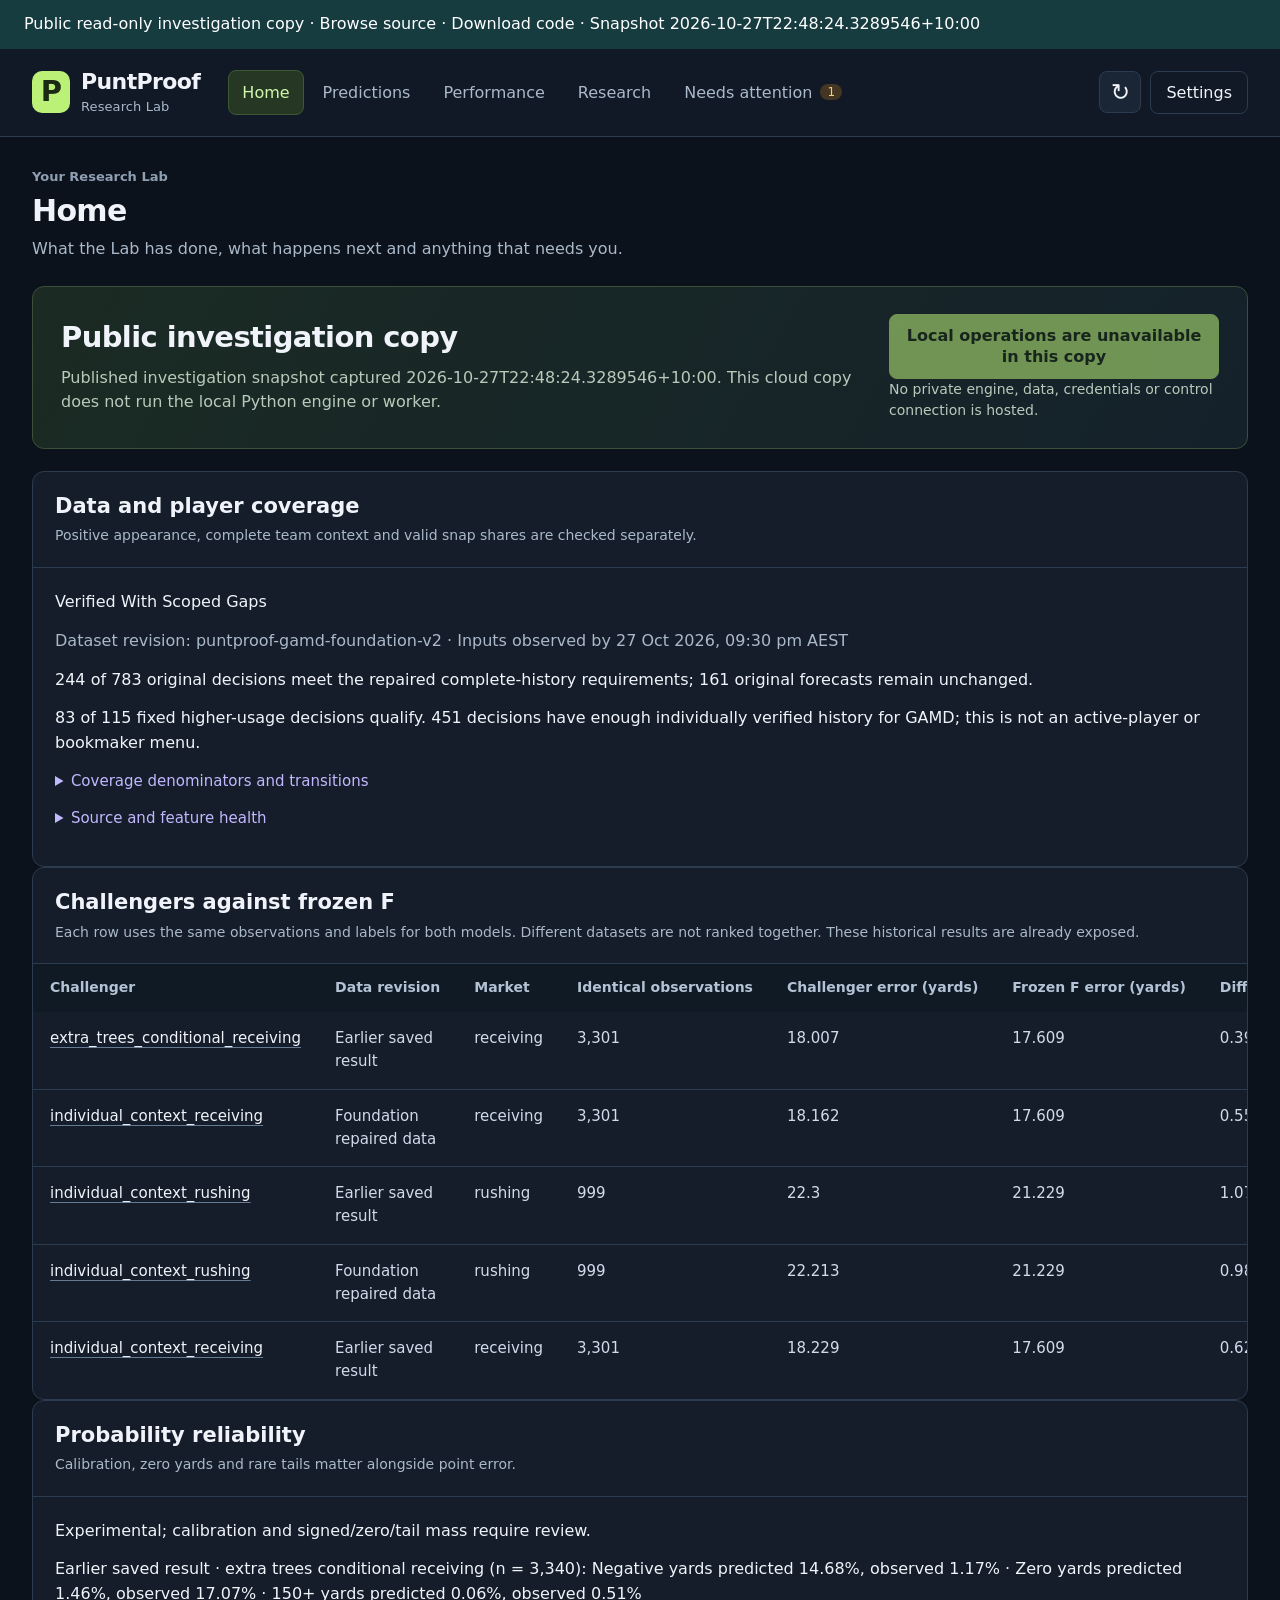
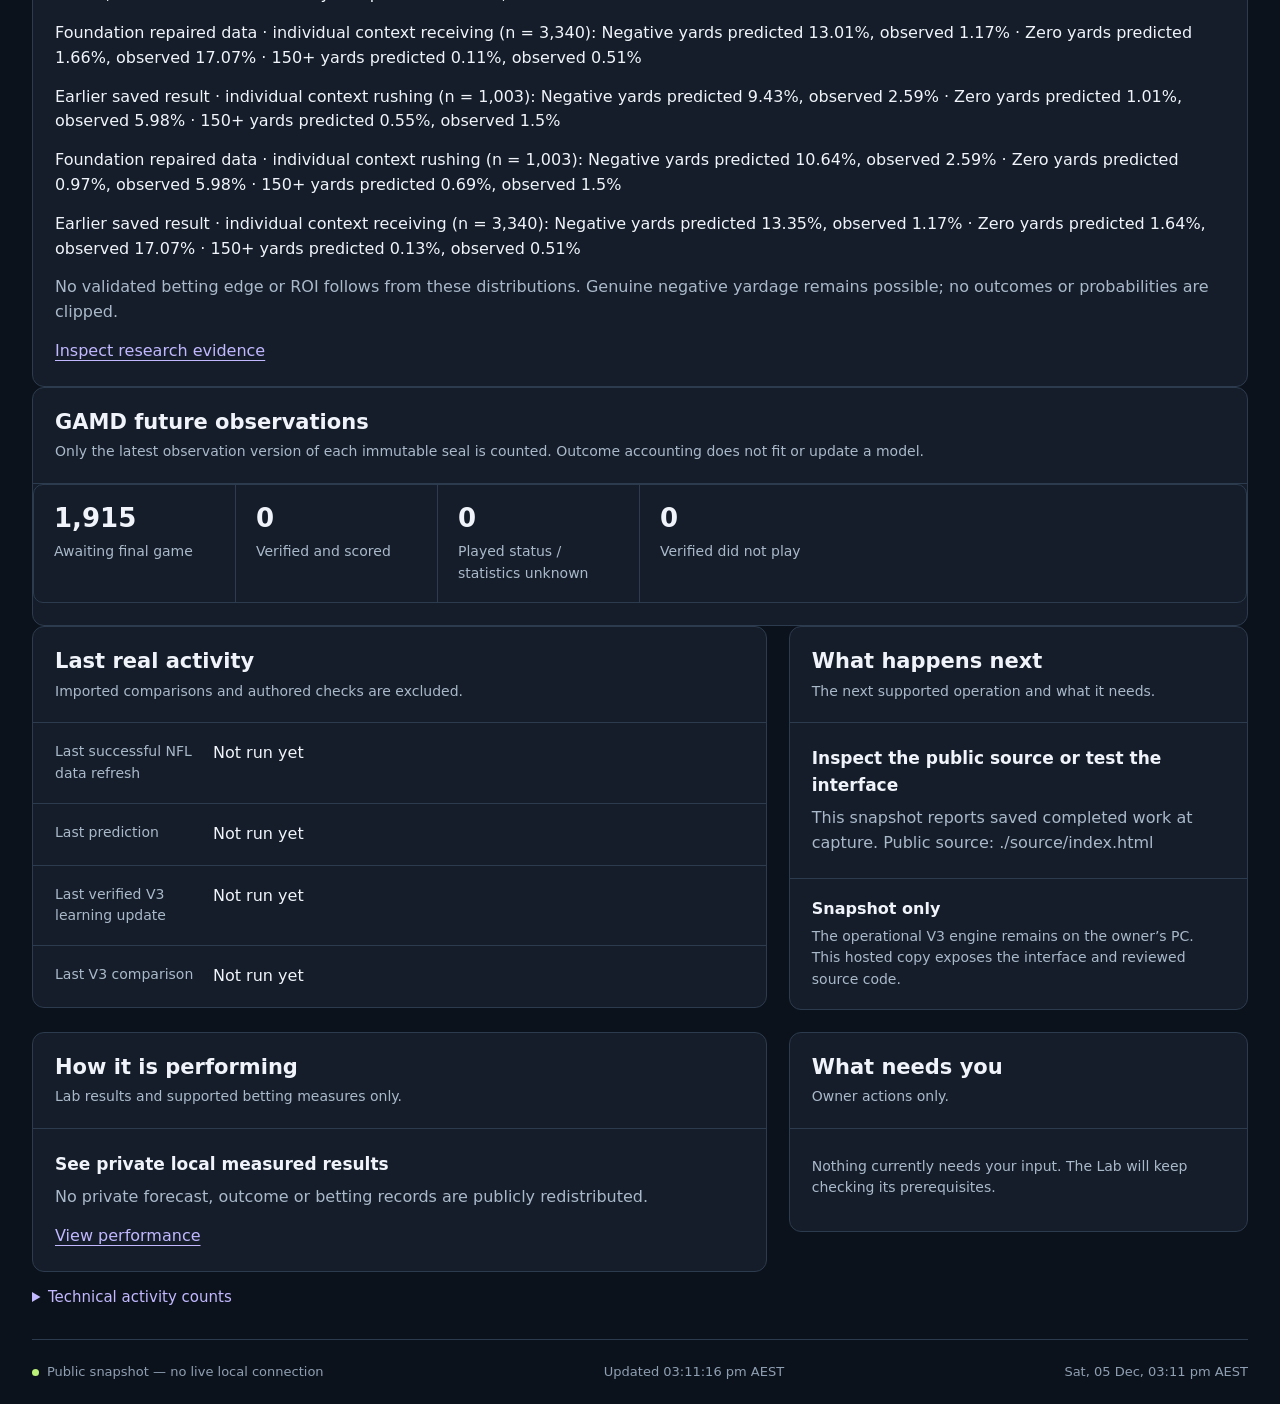
<file: docs/index.html>
<!doctype html>
<html lang="en">
<head>
  <meta charset="utf-8">
  <meta name="viewport" content="width=device-width, initial-scale=1">
  <meta name="color-scheme" content="dark">
  <title>PuntProof · Research Lab</title>
  <link rel="icon" href="data:,">
  <link rel="stylesheet" href="./style.css?v=47954e971cacfcf6">
  <script src="./app.js?v=80735ec0f063056d" defer></script>
</head>
<body><aside style="padding:12px 24px;background:#173c40;color:#fff">Public read-only investigation copy · <a href="./source/index.html" style="color:#fff">Browse source</a> · <a href="./source/research-lab-source.zip" style="color:#fff">Download code</a> · Snapshot 2026-10-27T22:48:24.3289546+10:00</aside>
  <a class="skip" href="#main">Skip to content</a>
  <header class="masthead">
    <a class="brand" href="#home" aria-label="PuntProof Research Lab home"><span class="brand-mark">P</span><span>PuntProof<small>Research Lab</small></span></a>
    <nav id="navigation" aria-label="Main navigation"></nav>
    <div class="header-tools"><button id="refresh" class="icon-button" aria-label="Refresh the current view" title="Refresh the current view">↻</button><button id="settings-link" class="secondary-button">Settings</button></div>
  </header>
  <div class="app-shell">
    <main id="main" tabindex="-1">
      <div class="page-heading"><div><div class="eyebrow" id="crumb">Your Research Lab</div><h1 id="page-title">Home</h1><p id="page-description">Checking your latest progress.</p></div><div id="page-actions" class="heading-actions"></div></div>
      <div id="notice" class="notice" role="status" hidden></div>
      <div id="status-banner" role="status"></div>
      <section id="content" aria-live="polite" aria-busy="true"><div class="loading-state"><span class="loading-indicator" aria-hidden="true"></span><h2>Loading your Research Lab</h2><p>Reading saved progress and the current worker state.</p></div></section>
      <footer><span id="connection">Connecting to the local service…</span><span id="last-refresh">Waiting for the first update</span><span id="clock"></span></footer>
    </main>
  </div>
  <dialog id="detail" aria-labelledby="detail-title"><div class="dialog-heading"><div><div class="eyebrow" id="detail-label">Details</div><h2 id="detail-title">Details</h2></div><button id="close-detail" class="icon-button" aria-label="Close details">×</button></div><div id="detail-body"></div><div id="detail-actions" class="dialog-actions"></div></dialog>
</body>
</html>
</file>
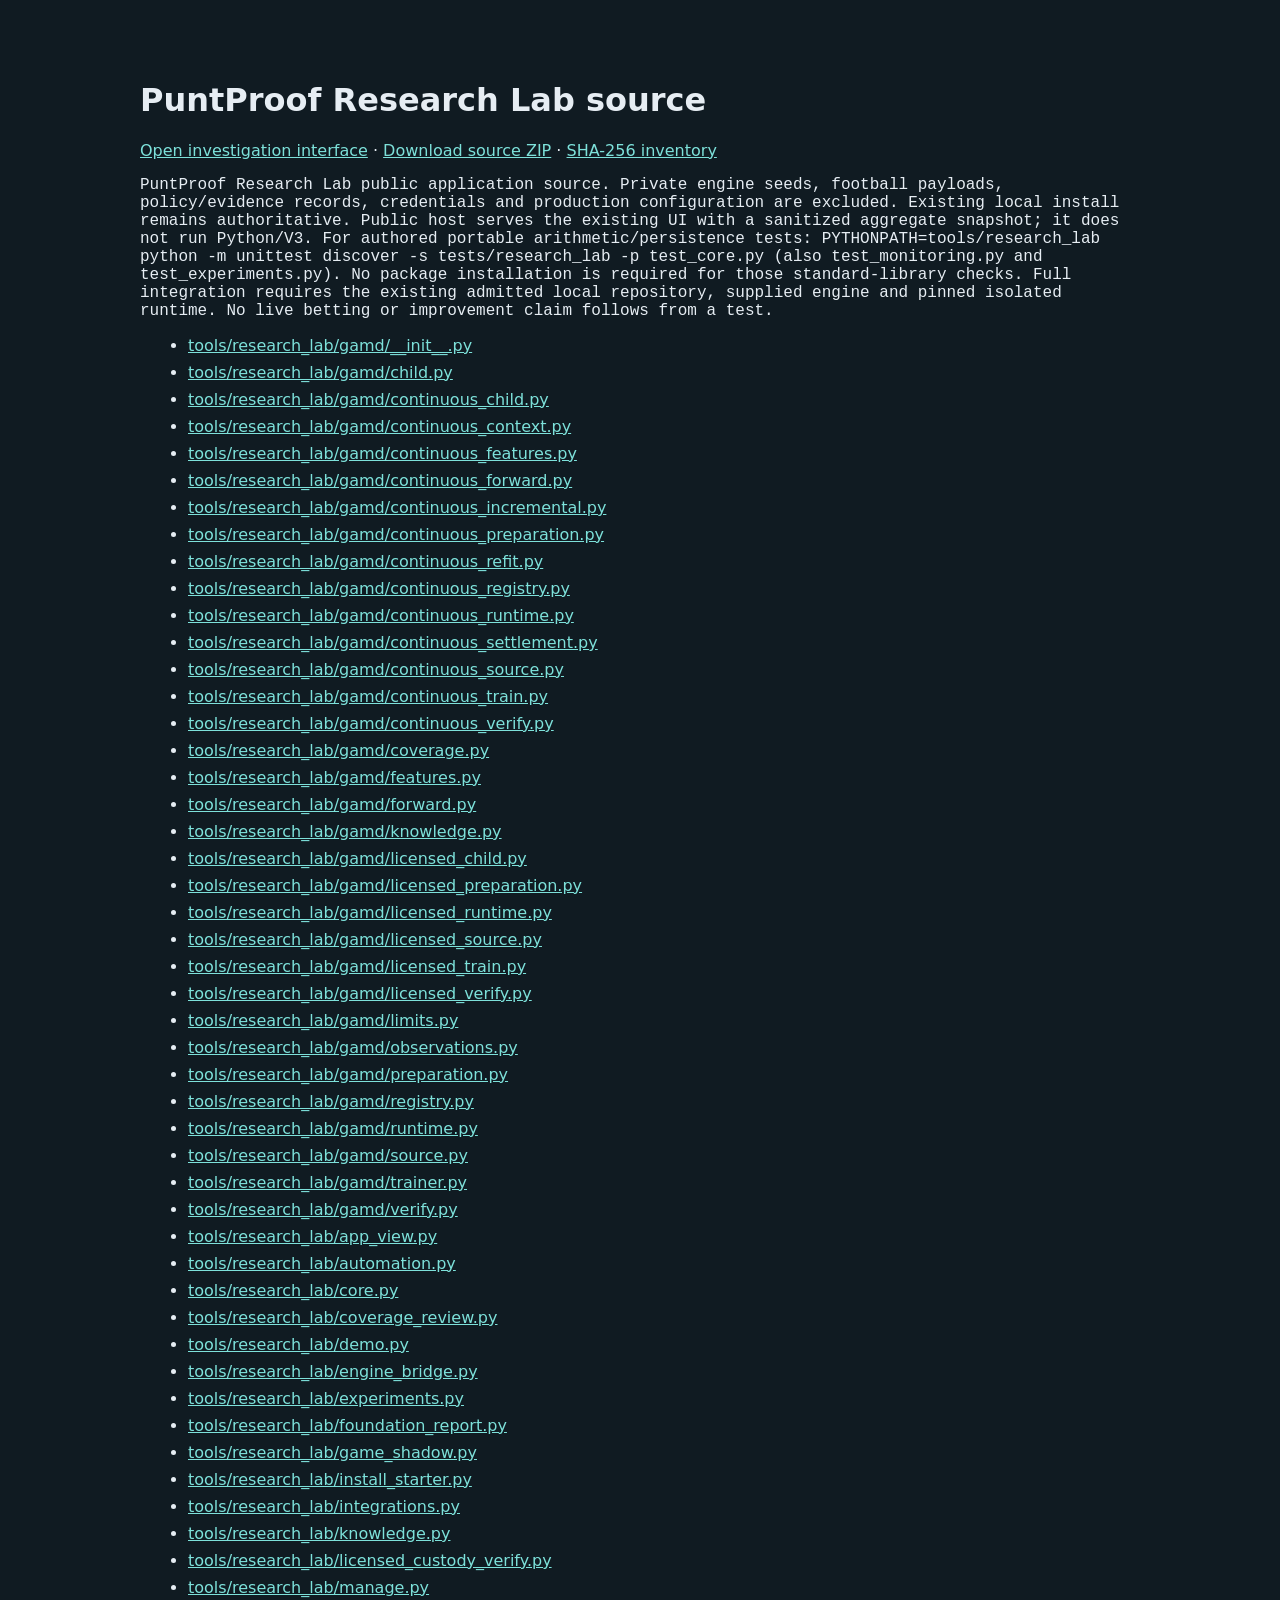
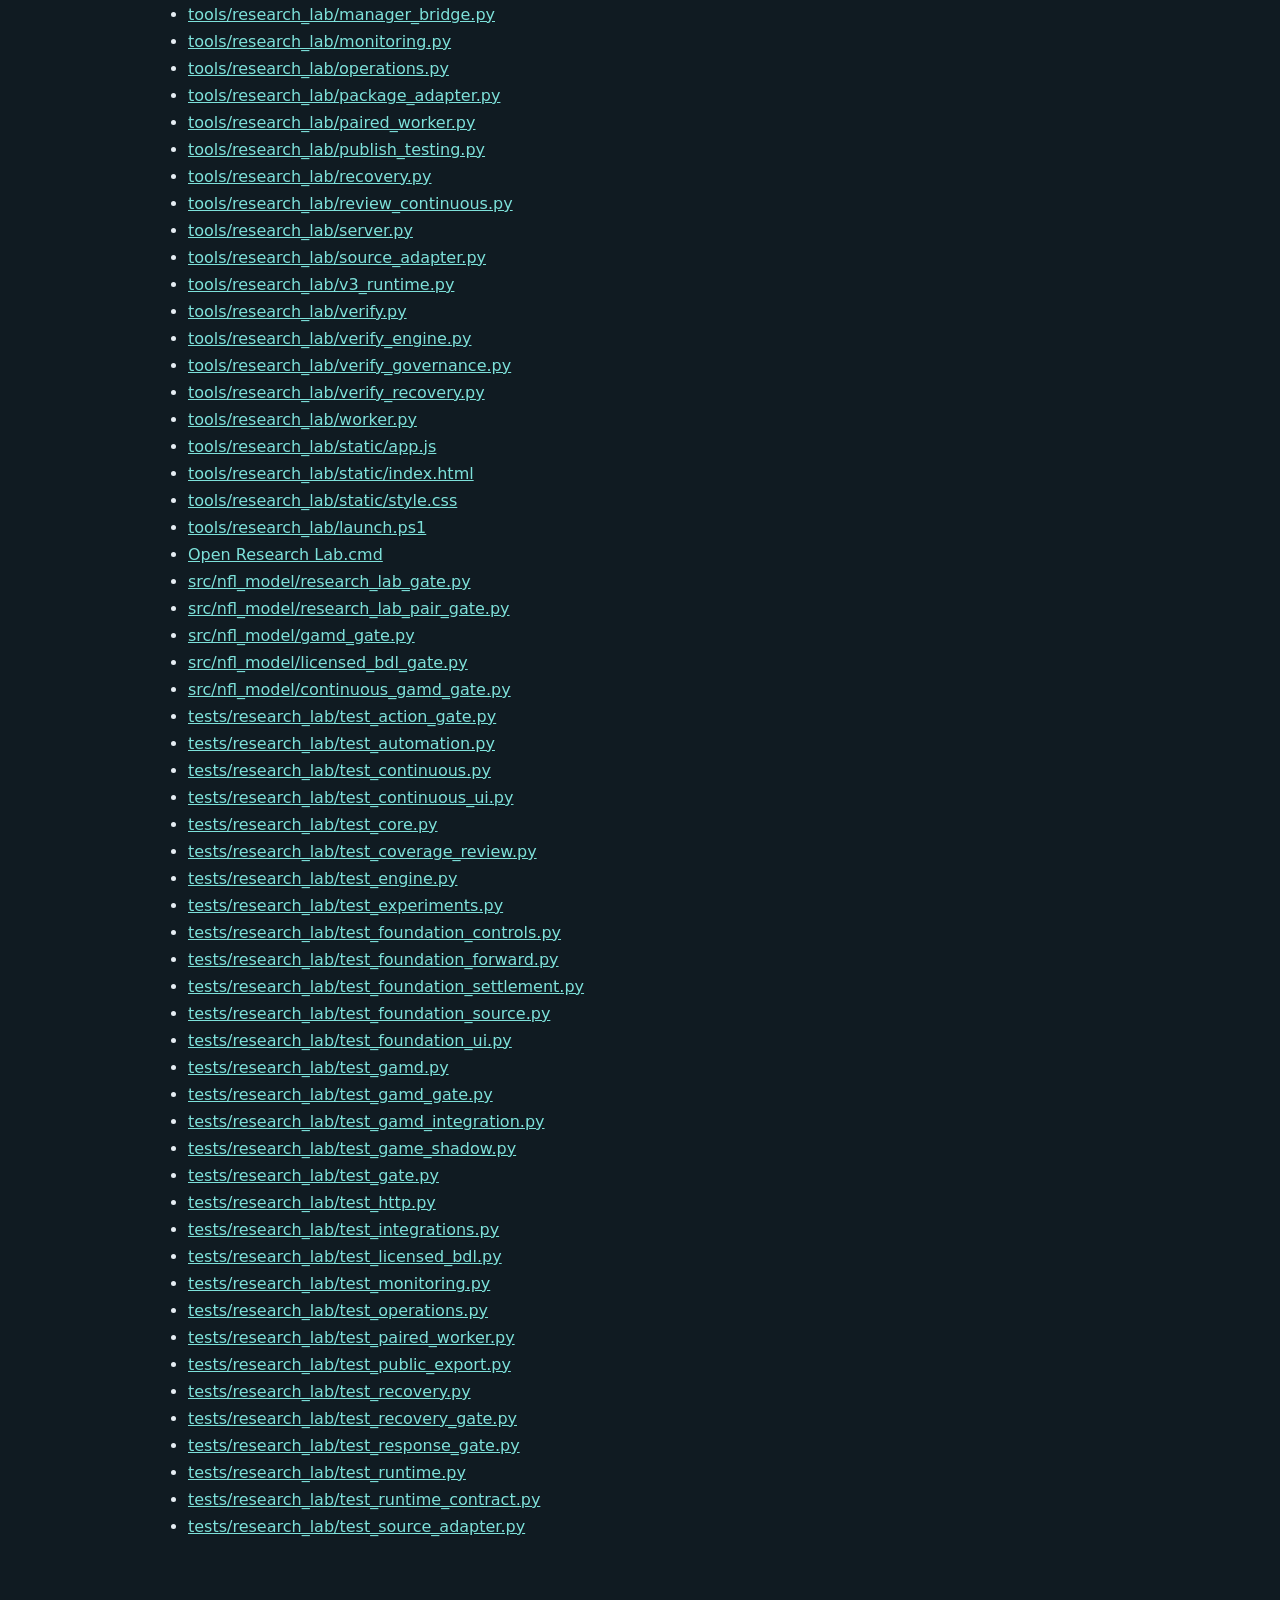
<file: docs/source/index.html>
<!doctype html><html lang="en"><meta charset="utf-8"><meta name="viewport" content="width=device-width"><title>Research Lab public source</title><style>body{font:16px system-ui;max-width:1000px;margin:40px auto;padding:20px;background:#101b22;color:#e6edf3}a{color:#7de1da}li{margin:8px}pre{white-space:pre-wrap}</style><h1>PuntProof Research Lab source</h1><p><a href="../">Open investigation interface</a> · <a href="research-lab-source.zip">Download source ZIP</a> · <a href="manifest.json">SHA-256 inventory</a></p><pre>PuntProof Research Lab public application source. Private engine seeds, football payloads, policy/evidence records, credentials and production configuration are excluded. Existing local install remains authoritative. Public host serves the existing UI with a sanitized aggregate snapshot; it does not run Python/V3. For authored portable arithmetic/persistence tests: PYTHONPATH=tools/research_lab python -m unittest discover -s tests/research_lab -p test_core.py (also test_monitoring.py and test_experiments.py). No package installation is required for those standard-library checks. Full integration requires the existing admitted local repository, supplied engine and pinned isolated runtime. No live betting or improvement claim follows from a test.
</pre><ul><li><a href="tools/research_lab/gamd/__init__.py.txt">tools/research_lab/gamd/__init__.py</a></li><li><a href="tools/research_lab/gamd/child.py.txt">tools/research_lab/gamd/child.py</a></li><li><a href="tools/research_lab/gamd/continuous_child.py.txt">tools/research_lab/gamd/continuous_child.py</a></li><li><a href="tools/research_lab/gamd/continuous_context.py.txt">tools/research_lab/gamd/continuous_context.py</a></li><li><a href="tools/research_lab/gamd/continuous_features.py.txt">tools/research_lab/gamd/continuous_features.py</a></li><li><a href="tools/research_lab/gamd/continuous_forward.py.txt">tools/research_lab/gamd/continuous_forward.py</a></li><li><a href="tools/research_lab/gamd/continuous_incremental.py.txt">tools/research_lab/gamd/continuous_incremental.py</a></li><li><a href="tools/research_lab/gamd/continuous_preparation.py.txt">tools/research_lab/gamd/continuous_preparation.py</a></li><li><a href="tools/research_lab/gamd/continuous_refit.py.txt">tools/research_lab/gamd/continuous_refit.py</a></li><li><a href="tools/research_lab/gamd/continuous_registry.py.txt">tools/research_lab/gamd/continuous_registry.py</a></li><li><a href="tools/research_lab/gamd/continuous_runtime.py.txt">tools/research_lab/gamd/continuous_runtime.py</a></li><li><a href="tools/research_lab/gamd/continuous_settlement.py.txt">tools/research_lab/gamd/continuous_settlement.py</a></li><li><a href="tools/research_lab/gamd/continuous_source.py.txt">tools/research_lab/gamd/continuous_source.py</a></li><li><a href="tools/research_lab/gamd/continuous_train.py.txt">tools/research_lab/gamd/continuous_train.py</a></li><li><a href="tools/research_lab/gamd/continuous_verify.py.txt">tools/research_lab/gamd/continuous_verify.py</a></li><li><a href="tools/research_lab/gamd/coverage.py.txt">tools/research_lab/gamd/coverage.py</a></li><li><a href="tools/research_lab/gamd/features.py.txt">tools/research_lab/gamd/features.py</a></li><li><a href="tools/research_lab/gamd/forward.py.txt">tools/research_lab/gamd/forward.py</a></li><li><a href="tools/research_lab/gamd/knowledge.py.txt">tools/research_lab/gamd/knowledge.py</a></li><li><a href="tools/research_lab/gamd/licensed_child.py.txt">tools/research_lab/gamd/licensed_child.py</a></li><li><a href="tools/research_lab/gamd/licensed_preparation.py.txt">tools/research_lab/gamd/licensed_preparation.py</a></li><li><a href="tools/research_lab/gamd/licensed_runtime.py.txt">tools/research_lab/gamd/licensed_runtime.py</a></li><li><a href="tools/research_lab/gamd/licensed_source.py.txt">tools/research_lab/gamd/licensed_source.py</a></li><li><a href="tools/research_lab/gamd/licensed_train.py.txt">tools/research_lab/gamd/licensed_train.py</a></li><li><a href="tools/research_lab/gamd/licensed_verify.py.txt">tools/research_lab/gamd/licensed_verify.py</a></li><li><a href="tools/research_lab/gamd/limits.py.txt">tools/research_lab/gamd/limits.py</a></li><li><a href="tools/research_lab/gamd/observations.py.txt">tools/research_lab/gamd/observations.py</a></li><li><a href="tools/research_lab/gamd/preparation.py.txt">tools/research_lab/gamd/preparation.py</a></li><li><a href="tools/research_lab/gamd/registry.py.txt">tools/research_lab/gamd/registry.py</a></li><li><a href="tools/research_lab/gamd/runtime.py.txt">tools/research_lab/gamd/runtime.py</a></li><li><a href="tools/research_lab/gamd/source.py.txt">tools/research_lab/gamd/source.py</a></li><li><a href="tools/research_lab/gamd/trainer.py.txt">tools/research_lab/gamd/trainer.py</a></li><li><a href="tools/research_lab/gamd/verify.py.txt">tools/research_lab/gamd/verify.py</a></li><li><a href="tools/research_lab/app_view.py.txt">tools/research_lab/app_view.py</a></li><li><a href="tools/research_lab/automation.py.txt">tools/research_lab/automation.py</a></li><li><a href="tools/research_lab/core.py.txt">tools/research_lab/core.py</a></li><li><a href="tools/research_lab/coverage_review.py.txt">tools/research_lab/coverage_review.py</a></li><li><a href="tools/research_lab/demo.py.txt">tools/research_lab/demo.py</a></li><li><a href="tools/research_lab/engine_bridge.py.txt">tools/research_lab/engine_bridge.py</a></li><li><a href="tools/research_lab/experiments.py.txt">tools/research_lab/experiments.py</a></li><li><a href="tools/research_lab/foundation_report.py.txt">tools/research_lab/foundation_report.py</a></li><li><a href="tools/research_lab/game_shadow.py.txt">tools/research_lab/game_shadow.py</a></li><li><a href="tools/research_lab/install_starter.py.txt">tools/research_lab/install_starter.py</a></li><li><a href="tools/research_lab/integrations.py.txt">tools/research_lab/integrations.py</a></li><li><a href="tools/research_lab/knowledge.py.txt">tools/research_lab/knowledge.py</a></li><li><a href="tools/research_lab/licensed_custody_verify.py.txt">tools/research_lab/licensed_custody_verify.py</a></li><li><a href="tools/research_lab/manage.py.txt">tools/research_lab/manage.py</a></li><li><a href="tools/research_lab/manager_bridge.py.txt">tools/research_lab/manager_bridge.py</a></li><li><a href="tools/research_lab/monitoring.py.txt">tools/research_lab/monitoring.py</a></li><li><a href="tools/research_lab/operations.py.txt">tools/research_lab/operations.py</a></li><li><a href="tools/research_lab/package_adapter.py.txt">tools/research_lab/package_adapter.py</a></li><li><a href="tools/research_lab/paired_worker.py.txt">tools/research_lab/paired_worker.py</a></li><li><a href="tools/research_lab/publish_testing.py.txt">tools/research_lab/publish_testing.py</a></li><li><a href="tools/research_lab/recovery.py.txt">tools/research_lab/recovery.py</a></li><li><a href="tools/research_lab/review_continuous.py.txt">tools/research_lab/review_continuous.py</a></li><li><a href="tools/research_lab/server.py.txt">tools/research_lab/server.py</a></li><li><a href="tools/research_lab/source_adapter.py.txt">tools/research_lab/source_adapter.py</a></li><li><a href="tools/research_lab/v3_runtime.py.txt">tools/research_lab/v3_runtime.py</a></li><li><a href="tools/research_lab/verify.py.txt">tools/research_lab/verify.py</a></li><li><a href="tools/research_lab/verify_engine.py.txt">tools/research_lab/verify_engine.py</a></li><li><a href="tools/research_lab/verify_governance.py.txt">tools/research_lab/verify_governance.py</a></li><li><a href="tools/research_lab/verify_recovery.py.txt">tools/research_lab/verify_recovery.py</a></li><li><a href="tools/research_lab/worker.py.txt">tools/research_lab/worker.py</a></li><li><a href="tools/research_lab/static/app.js.txt">tools/research_lab/static/app.js</a></li><li><a href="tools/research_lab/static/index.html.txt">tools/research_lab/static/index.html</a></li><li><a href="tools/research_lab/static/style.css.txt">tools/research_lab/static/style.css</a></li><li><a href="tools/research_lab/launch.ps1.txt">tools/research_lab/launch.ps1</a></li><li><a href="Open Research Lab.cmd.txt">Open Research Lab.cmd</a></li><li><a href="src/nfl_model/research_lab_gate.py.txt">src/nfl_model/research_lab_gate.py</a></li><li><a href="src/nfl_model/research_lab_pair_gate.py.txt">src/nfl_model/research_lab_pair_gate.py</a></li><li><a href="src/nfl_model/gamd_gate.py.txt">src/nfl_model/gamd_gate.py</a></li><li><a href="src/nfl_model/licensed_bdl_gate.py.txt">src/nfl_model/licensed_bdl_gate.py</a></li><li><a href="src/nfl_model/continuous_gamd_gate.py.txt">src/nfl_model/continuous_gamd_gate.py</a></li><li><a href="tests/research_lab/test_action_gate.py.txt">tests/research_lab/test_action_gate.py</a></li><li><a href="tests/research_lab/test_automation.py.txt">tests/research_lab/test_automation.py</a></li><li><a href="tests/research_lab/test_continuous.py.txt">tests/research_lab/test_continuous.py</a></li><li><a href="tests/research_lab/test_continuous_ui.py.txt">tests/research_lab/test_continuous_ui.py</a></li><li><a href="tests/research_lab/test_core.py.txt">tests/research_lab/test_core.py</a></li><li><a href="tests/research_lab/test_coverage_review.py.txt">tests/research_lab/test_coverage_review.py</a></li><li><a href="tests/research_lab/test_engine.py.txt">tests/research_lab/test_engine.py</a></li><li><a href="tests/research_lab/test_experiments.py.txt">tests/research_lab/test_experiments.py</a></li><li><a href="tests/research_lab/test_foundation_controls.py.txt">tests/research_lab/test_foundation_controls.py</a></li><li><a href="tests/research_lab/test_foundation_forward.py.txt">tests/research_lab/test_foundation_forward.py</a></li><li><a href="tests/research_lab/test_foundation_settlement.py.txt">tests/research_lab/test_foundation_settlement.py</a></li><li><a href="tests/research_lab/test_foundation_source.py.txt">tests/research_lab/test_foundation_source.py</a></li><li><a href="tests/research_lab/test_foundation_ui.py.txt">tests/research_lab/test_foundation_ui.py</a></li><li><a href="tests/research_lab/test_gamd.py.txt">tests/research_lab/test_gamd.py</a></li><li><a href="tests/research_lab/test_gamd_gate.py.txt">tests/research_lab/test_gamd_gate.py</a></li><li><a href="tests/research_lab/test_gamd_integration.py.txt">tests/research_lab/test_gamd_integration.py</a></li><li><a href="tests/research_lab/test_game_shadow.py.txt">tests/research_lab/test_game_shadow.py</a></li><li><a href="tests/research_lab/test_gate.py.txt">tests/research_lab/test_gate.py</a></li><li><a href="tests/research_lab/test_http.py.txt">tests/research_lab/test_http.py</a></li><li><a href="tests/research_lab/test_integrations.py.txt">tests/research_lab/test_integrations.py</a></li><li><a href="tests/research_lab/test_licensed_bdl.py.txt">tests/research_lab/test_licensed_bdl.py</a></li><li><a href="tests/research_lab/test_monitoring.py.txt">tests/research_lab/test_monitoring.py</a></li><li><a href="tests/research_lab/test_operations.py.txt">tests/research_lab/test_operations.py</a></li><li><a href="tests/research_lab/test_paired_worker.py.txt">tests/research_lab/test_paired_worker.py</a></li><li><a href="tests/research_lab/test_public_export.py.txt">tests/research_lab/test_public_export.py</a></li><li><a href="tests/research_lab/test_recovery.py.txt">tests/research_lab/test_recovery.py</a></li><li><a href="tests/research_lab/test_recovery_gate.py.txt">tests/research_lab/test_recovery_gate.py</a></li><li><a href="tests/research_lab/test_response_gate.py.txt">tests/research_lab/test_response_gate.py</a></li><li><a href="tests/research_lab/test_runtime.py.txt">tests/research_lab/test_runtime.py</a></li><li><a href="tests/research_lab/test_runtime_contract.py.txt">tests/research_lab/test_runtime_contract.py</a></li><li><a href="tests/research_lab/test_source_adapter.py.txt">tests/research_lab/test_source_adapter.py</a></li></ul></html>
</file>
<file: docs/style.css>
/* Owner-facing Research Lab; no external fonts or assets. */
:root{--bg:#0c121b;--panel:#141d29;--panel2:#1a2635;--border:#2c3b4e;--text:#f0f4fa;--muted:#aab9ca;--faint:#8f9fb3;--green:#bcf178;--greenbg:#263925;--purple:#c1b8ff;--amber:#f3cd83;--red:#ffb0b5;--radius:12px;font-family:Inter,"Segoe UI",system-ui,sans-serif;font-synthesis:none;color-scheme:dark}
*{box-sizing:border-box}[hidden]{display:none!important}body{margin:0;background:var(--bg);color:var(--text);font-size:16px;line-height:1.55}button,input,select,textarea{font:inherit}button,a,input,select,textarea,summary{outline-offset:4px}button{cursor:pointer;border:1px solid var(--border);border-radius:8px;background:var(--panel2);color:var(--text);padding:10px 15px;line-height:1.35;transition:background .12s,border-color .12s}button:hover{background:#29394c;border-color:#64778f}button:disabled{opacity:.55;cursor:not-allowed}button.primary{background:var(--green);border-color:var(--green);color:#192712;font-weight:650}button.primary:hover{background:#d0f7a1}button.ghost,.secondary-button{background:transparent}button.danger{border-color:#7b4a52;color:var(--red)}button.small{font-size:14px;padding:7px 11px}a{color:var(--purple);text-decoration:none}a:hover{text-decoration:underline}.icon-button{width:42px;height:42px;padding:0;display:grid;place-items:center;font-size:23px}.skip{position:fixed;top:-80px;left:16px;z-index:40;background:var(--green);color:#111;padding:12px}.skip:focus{top:10px}
.masthead{display:flex;align-items:center;gap:28px;min-height:88px;padding:16px 32px;border-bottom:1px solid var(--border);background:#101925}.brand{display:flex;align-items:center;gap:11px;color:var(--text);font-size:22px;font-weight:750;line-height:1.1;flex-shrink:0;letter-spacing:-.6px}.brand:hover{text-decoration:none}.brand small{display:block;font-weight:450;font-size:13px;letter-spacing:.1px;color:var(--muted);margin-top:6px}.brand-mark{width:38px;height:42px;border-radius:10px;background:var(--green);color:#1b2a14;display:grid;place-items:center;font-size:29px;font-style:italic}#navigation{display:flex;align-items:center;gap:5px;flex:1}.nav-link{display:flex;align-items:center;gap:8px;background:transparent;border-color:transparent;white-space:nowrap;padding:11px 13px;font-size:16px;color:var(--muted)}.nav-link.active{background:#263824;color:#d3f6ae;border-color:#3d5835}.nav-count{background:#443622;color:var(--amber);padding:0 7px;border-radius:20px;font-size:12px}.header-tools{display:flex;gap:9px;align-items:center;margin-left:auto}.app-shell{width:100%;min-width:0}main{padding:30px 32px 0;width:100%;max-width:none;margin:0}.page-heading{display:flex;align-items:center;justify-content:space-between;gap:24px;margin-bottom:24px}.eyebrow{font-size:13px;font-weight:600;color:var(--faint);margin-bottom:6px}h1{font-size:30px;line-height:1.2;letter-spacing:-.7px;margin:0 0 8px;font-weight:650}h2{font-size:21px;line-height:1.35;margin:0;font-weight:600}h3{font-size:17px;margin:0 0 8px;font-weight:600}p{margin:0 0 14px}.page-heading p{color:var(--muted);margin:0;max-width:88ch}.heading-actions{display:flex;gap:10px;flex-wrap:wrap;justify-content:flex-end}.muted{color:var(--muted)}.small-text{font-size:14px}.mini-label{font-size:12px;color:var(--faint);font-weight:650;letter-spacing:.5px}
.notice{padding:14px 18px;border-radius:8px;background:#203526;color:#d5efcf;border:1px solid #3c6243;margin-bottom:20px;overflow-wrap:anywhere;display:flex;justify-content:space-between;gap:16px;align-items:center}.notice[hidden]{display:none}.notice.error{background:#36242a;color:var(--red);border-color:#71424b}.notice a{white-space:nowrap}.banner{padding:15px 18px;border:1px solid #6b5738;border-radius:9px;background:#292319;color:#e5d0a9;display:flex;gap:15px;align-items:flex-start;margin-bottom:22px}.banner-mark{font-size:23px;color:var(--amber)}.banner p{margin:4px 0 0}.card{background:var(--panel);border:1px solid var(--border);border-radius:var(--radius);min-width:0;overflow:hidden}.card-heading{padding:20px 22px;border-bottom:1px solid var(--border);display:flex;justify-content:space-between;gap:16px;align-items:center}.card-heading p{font-size:14px;color:var(--muted);margin:5px 0 0}.card-body{padding:22px}.card-note{padding:15px 22px;color:var(--muted);font-size:14px;margin:0}.section-gap{margin-bottom:22px}.two-columns{display:grid;grid-template-columns:minmax(0,1.45fr) minmax(0,1fr);gap:22px;margin-bottom:22px}.two-columns.equal{grid-template-columns:repeat(2,minmax(0,1fr))}.stack{display:grid;gap:22px}.home-grid{display:grid;grid-template-columns:minmax(0,1.6fr) minmax(340px,1fr);gap:22px;align-items:start}.home-grid>.wide{grid-column:1/-1}.home-hero{border:1px solid #3b5039;background:linear-gradient(120deg,#1b2b23,#14212b);border-radius:12px;padding:27px 28px;margin-bottom:22px;display:flex;gap:30px;justify-content:space-between;align-items:center}.home-hero h2{font-size:29px;line-height:1.25;margin-bottom:10px;letter-spacing:-.6px}.home-hero p{color:#b9cabb;max-width:95ch;margin:0}.hero-action{max-width:330px;flex-shrink:0}.hero-action>button{min-width:200px}.action-reason{color:var(--muted);font-size:14px;line-height:1.5;margin:10px 0 0}.home-counts{display:grid;grid-template-columns:repeat(6,minmax(0,1fr));border:1px solid var(--border);border-radius:10px;margin-bottom:22px;background:var(--panel);overflow:hidden}.home-count{padding:18px 20px;border-right:1px solid var(--border)}.home-count:last-child{border-right:0}.home-count strong{display:block;font-size:26px;font-weight:650;font-variant-numeric:tabular-nums;line-height:1.2;margin-bottom:7px}.home-count span{display:block;color:var(--muted);font-size:14px}.activity-list{margin:0;padding:0;list-style:none}.activity-row{display:grid;grid-template-columns:140px minmax(0,1fr);gap:18px;padding:18px 22px;border-bottom:1px solid var(--border)}.activity-row:last-child{border-bottom:0}.activity-row .activity-kind{color:var(--muted);font-size:14px}.activity-row strong{font-weight:500}.activity-row p{color:var(--muted);font-size:14px;margin:5px 0 0}.next-step{padding:22px;border-bottom:1px solid var(--border)}.next-step p{color:var(--muted);margin:8px 0 0}.worker-line{padding:18px 22px;color:var(--muted);font-size:14px}.worker-line strong{color:var(--text);font-size:16px;display:block;margin-bottom:4px}.worker-line p{margin:4px 0 0}.plain-metrics{display:flex;flex-wrap:wrap;gap:20px;margin-top:18px}.plain-metric{flex:1;min-width:125px}.plain-metric strong{font-size:23px;display:block}.plain-metric span,.plain-metric small{display:block;color:var(--muted);font-size:14px}.plain-metric small{margin-top:4px}.summary-note{font-size:14px;color:var(--muted);margin-top:14px}.inline-link{background:none;border:0;color:var(--purple);padding:0;text-decoration:underline;text-underline-offset:4px;text-align:left}.home-issues .issue-row{padding:17px 22px;border-bottom:1px solid var(--border)}.home-issues .issue-row:last-child{border-bottom:0}.home-issues h3{font-size:16px}.home-issues p{color:var(--muted);font-size:14px;margin:5px 0 10px}
.subnav{display:flex;gap:8px;flex-wrap:wrap;border-bottom:1px solid var(--border);padding-bottom:15px;margin-bottom:22px}.subnav button{border-color:transparent;background:transparent;color:var(--muted)}.subnav button.active{background:var(--panel2);border-color:#455970;color:var(--text)}.toolbar{display:flex;gap:12px;align-items:center;flex-wrap:wrap;margin-bottom:18px}.search-wrap{position:relative;flex:1;min-width:220px;max-width:620px}.search-wrap input{width:100%;padding-left:38px}.search-icon{position:absolute;left:13px;top:9px;font-size:20px;color:var(--muted)}.toolbar select{min-width:150px}.result-count{margin-left:auto;color:var(--muted);font-size:14px}input,select,textarea{background:#101a26;border:1px solid #40536b;border-radius:7px;color:var(--text);padding:10px 12px;min-width:0}input::placeholder,textarea::placeholder{color:#8b9aaf}input:focus,select:focus,textarea:focus{border-color:var(--purple);outline:1px solid var(--purple)}textarea{resize:vertical;min-height:90px}.full-width{width:100%}.table-wrap{width:100%;overflow:auto;overscroll-behavior-inline:contain;scrollbar-color:#63778f #111b28}.data-table{min-width:100%;table-layout:auto}.data-table.wide-table{min-width:1040px}table{width:100%;border-collapse:collapse;text-align:left;font-size:15px}th{font-weight:550;color:#b3c3d5;background:#101a25;padding:13px 17px;white-space:nowrap;font-size:14px}td{padding:15px 17px;border-bottom:1px solid var(--border);vertical-align:top;color:#d1dbea;max-width:360px;overflow-wrap:normal}tr:last-child td{border-bottom:0}tbody tr:hover{background:#192635}.data-table th,.data-table td{min-width:100px}.data-table .cell-identity{min-width:150px}.data-table .cell-number{min-width:90px;white-space:nowrap;font-variant-numeric:tabular-nums}.data-table .cell-time{min-width:190px;white-space:nowrap}.record-link{padding:0;border:0;background:none;font:inherit;text-align:left;color:var(--text);text-decoration:underline;text-decoration-color:#657b94;text-underline-offset:4px}.record-link:hover{background:none;color:var(--green)}.pill{display:inline-flex;border-radius:5px;padding:4px 8px;background:#29364a;color:#c5d3e4;font-size:13px;line-height:1.4;overflow-wrap:normal}.pill.good{background:#263d27;color:#c6edaa}.pill.warning{background:#443824;color:#f6d595}.pill.bad{background:#492e36;color:#ffbdc3}.pill.purple{background:#39314f;color:#d6cdff}.pill.subtle{background:#243044;color:#b6c7dc}.metric-grid{display:grid;grid-template-columns:repeat(4,minmax(0,1fr));gap:16px;margin-bottom:22px}.metric{padding:22px}.metric-label,.metric-note{color:var(--muted);font-size:14px}.metric-value{font-size:29px;font-weight:650;margin:10px 0}.metric-value.long{font-size:22px}.series-switch{display:flex;gap:8px;flex-wrap:wrap}.series-switch button.active{background:#39314f;border-color:#73638b;color:#e1d9ff}.facts{display:grid;grid-template-columns:minmax(130px,200px) minmax(0,1fr);gap:12px;margin:0;font-size:15px}.facts dt{color:var(--muted)}.facts dd{margin:0;overflow-wrap:anywhere}.info-box{padding:15px 18px;border:1px solid #3a4b62;border-radius:8px;background:#182537;color:#bfcfe2;font-size:15px;line-height:1.65}.divider{border:0;border-top:1px solid var(--border);margin:22px 0}
.issue-list{display:grid;gap:16px}.issue-card{padding:22px;border:1px solid var(--border);border-radius:11px;background:var(--panel)}.issue-heading{display:flex;justify-content:space-between;gap:16px;align-items:flex-start}.issue-heading h2{font-size:21px}.issue-card p{color:var(--muted);margin:9px 0 14px}.issue-blocks{display:flex;gap:8px;flex-wrap:wrap;margin:12px 0;font-size:14px;color:var(--muted)}.issue-footer{display:flex;justify-content:space-between;align-items:center;gap:15px;margin-top:17px;font-size:14px;color:var(--muted)}.issue-actions{display:flex;gap:8px;flex-wrap:wrap}.check-list{padding-left:20px;color:var(--muted);font-size:14px}.check-list li{margin:8px 0}.check-list strong{color:var(--text);font-weight:500}.function-list{display:grid;grid-template-columns:repeat(2,minmax(0,1fr));gap:0 24px}.function-row{padding:16px 0;border-bottom:1px solid var(--border);display:flex;justify-content:space-between;gap:18px}.function-row p{font-size:14px;color:var(--muted);margin:5px 0}.import-grid{display:grid;gap:16px}.import-heading{display:flex;justify-content:space-between;gap:18px;align-items:center}.import-heading p{color:var(--muted);margin:5px 0}.import-meta{display:flex;gap:25px;flex-wrap:wrap;font-size:14px;color:var(--muted);margin:16px 0}.import-meta strong{color:var(--text);font-weight:550;display:block}.knowledge-grid{display:grid;grid-template-columns:repeat(3,minmax(0,1fr));gap:18px}.concept{display:flex;flex-direction:column;padding:22px;min-height:270px}.concept-top{display:flex;justify-content:space-between;gap:10px;margin-bottom:14px}.concept h2{font-size:20px;margin-bottom:10px}.concept p{font-size:15px;color:var(--muted)}.concept-features{font-size:14px;color:var(--muted);margin-top:auto;padding-top:14px;border-top:1px solid var(--border)}.feature-tags{display:flex;gap:6px;flex-wrap:wrap;margin-top:9px}.concept-actions{display:flex;gap:9px;margin-top:20px}.concept-actions button{font-size:14px}.alert-card{display:flex;gap:16px;padding:20px 22px;border-bottom:1px solid var(--border)}.alert-main{flex:1;min-width:0}.alert-card p{color:var(--muted);font-size:14px;margin:0}.alert-meta{font-size:13px;color:var(--muted);margin-top:9px}.alert-actions{display:flex;gap:8px;align-items:flex-start}.form-grid{display:grid;grid-template-columns:repeat(2,minmax(0,1fr));gap:20px}.field{display:flex;flex-direction:column;gap:8px;font-size:15px}.field small{font-size:13px;color:var(--muted)}.field.wide{grid-column:1/-1}.field.check{flex-direction:row;align-items:flex-start}.field.check input{margin-top:6px;accent-color:var(--green)}.form-actions{display:flex;gap:10px;margin-top:22px;padding-top:18px;border-top:1px solid var(--border)}
.empty-state,.loading-state{text-align:center;padding:48px 25px;color:var(--muted)}.empty-state h2,.loading-state h2{color:var(--text);font-size:20px;margin:10px 0}.empty-state p,.loading-state p{max-width:70ch;margin:0 auto 16px}.empty-symbol{font-size:25px;color:var(--faint)}.empty-state button{margin-top:10px}.loading-indicator{display:inline-block;width:30px;height:30px;border:3px solid #33465d;border-top-color:var(--green);border-radius:50%;animation:spin 1s linear infinite}@keyframes spin{to{transform:rotate(360deg)}}.error-block{padding:30px;border:1px solid #71424b;border-radius:12px;background:#302028}.error-block h2{color:var(--red);margin-bottom:12px}.error-block p{color:#d9bdc2}.live-dot{display:inline-block;width:7px;height:7px;border-radius:50%;background:var(--green);margin-right:8px}footer{display:flex;gap:20px;flex-wrap:wrap;justify-content:space-between;font-size:13px;color:var(--faint);border-top:1px solid var(--border);margin-top:30px;padding:22px 0}dialog{width:min(980px,calc(100vw - 32px));max-height:92vh;background:var(--panel);color:var(--text);border:1px solid #52667d;border-radius:14px;padding:0;box-shadow:0 24px 80px #0009}dialog::backdrop{background:#05090ed9;backdrop-filter:blur(3px)}.dialog-heading{display:flex;justify-content:space-between;align-items:flex-start;gap:20px;padding:23px;border-bottom:1px solid var(--border)}.dialog-heading h2{overflow-wrap:anywhere}#detail-body{padding:23px;max-height:65vh;overflow:auto}.dialog-actions{display:flex;gap:10px;flex-wrap:wrap;padding:18px 23px;border-top:1px solid var(--border)}.detail-table th{width:200px;white-space:normal;background:none;vertical-align:top}.detail-table td{max-width:none;overflow-wrap:anywhere}.detail-section{margin-bottom:20px}.detail-list{padding-left:22px;color:var(--muted)}details{margin:14px 0}summary{cursor:pointer;color:var(--purple);font-size:15px}pre{white-space:pre-wrap;overflow-wrap:anywhere;font:13px/1.6 Consolas,monospace;background:#0d1520;color:#becde0;border:1px solid var(--border);border-radius:7px;padding:15px;max-height:420px;overflow:auto}.no-wrap{white-space:nowrap}.distribution{height:150px;width:100%}.distribution rect{fill:var(--purple)}
@media(min-width:1750px){.knowledge-grid{grid-template-columns:repeat(4,minmax(0,1fr))}.masthead{padding-left:40px;padding-right:40px}main{padding-left:40px;padding-right:40px}}
@media(max-width:1150px){.masthead{gap:15px;padding:15px 22px;flex-wrap:wrap}.brand{font-size:20px}.nav-link{padding:10px;font-size:15px}#navigation{order:3;flex-basis:100%;border-top:1px solid var(--border);padding-top:12px}.header-tools{margin-left:auto}main{padding:25px 22px 0}.home-grid{grid-template-columns:minmax(0,1.3fr) minmax(300px,1fr)}.home-counts{grid-template-columns:repeat(3,minmax(0,1fr))}.home-count:nth-child(3){border-right:0}.home-count:nth-child(-n+3){border-bottom:1px solid var(--border)}.home-hero{align-items:flex-start}.home-hero h2{font-size:26px}.hero-action{max-width:250px}.knowledge-grid{grid-template-columns:repeat(2,minmax(0,1fr))}.two-columns{grid-template-columns:1fr}.metric-grid{grid-template-columns:repeat(2,minmax(0,1fr))}}
@media(max-width:760px){.masthead{padding:15px 17px;gap:12px}#navigation{overflow:auto;flex-wrap:nowrap}.nav-link{font-size:15px;flex-shrink:0}.header-tools .secondary-button{padding:9px 11px}main{padding:24px 17px 0}.page-heading{align-items:flex-start;flex-direction:column;gap:16px}.heading-actions{justify-content:flex-start}h1{font-size:27px}.home-hero{padding:22px;flex-direction:column;gap:20px}.hero-action{max-width:none}.home-grid,.two-columns.equal,.function-list{grid-template-columns:1fr}.home-counts{grid-template-columns:repeat(2,minmax(0,1fr))}.home-count{border-bottom:1px solid var(--border);padding:16px}.home-count:nth-child(3){border-right:1px solid var(--border)}.home-count:nth-child(2n){border-right:0}.home-count:nth-child(n+5){border-bottom:0}.home-count strong{font-size:24px}.activity-row{grid-template-columns:1fr;gap:5px}.card-heading,.card-body{padding:18px}.knowledge-grid{grid-template-columns:1fr}.toolbar .search-wrap{flex-basis:100%;max-width:none}.result-count{margin-left:0}.issue-heading,.issue-footer,.import-heading{flex-direction:column;align-items:flex-start}.form-grid{grid-template-columns:1fr}.field.wide{grid-column:auto}.facts{grid-template-columns:110px minmax(0,1fr)}.alert-card{flex-wrap:wrap}.alert-actions{flex-wrap:wrap}.detail-table th{width:125px;padding-left:0}.detail-table td{padding-right:0}.notice{align-items:flex-start;flex-direction:column}footer{gap:8px;flex-direction:column}.subnav{gap:4px}.subnav button{padding:8px 10px}.metric-value{font-size:25px}.metric{padding:17px}}
@media(prefers-reduced-motion:reduce){*{animation:none!important;transition:none!important;scroll-behavior:auto!important}}
</file>
